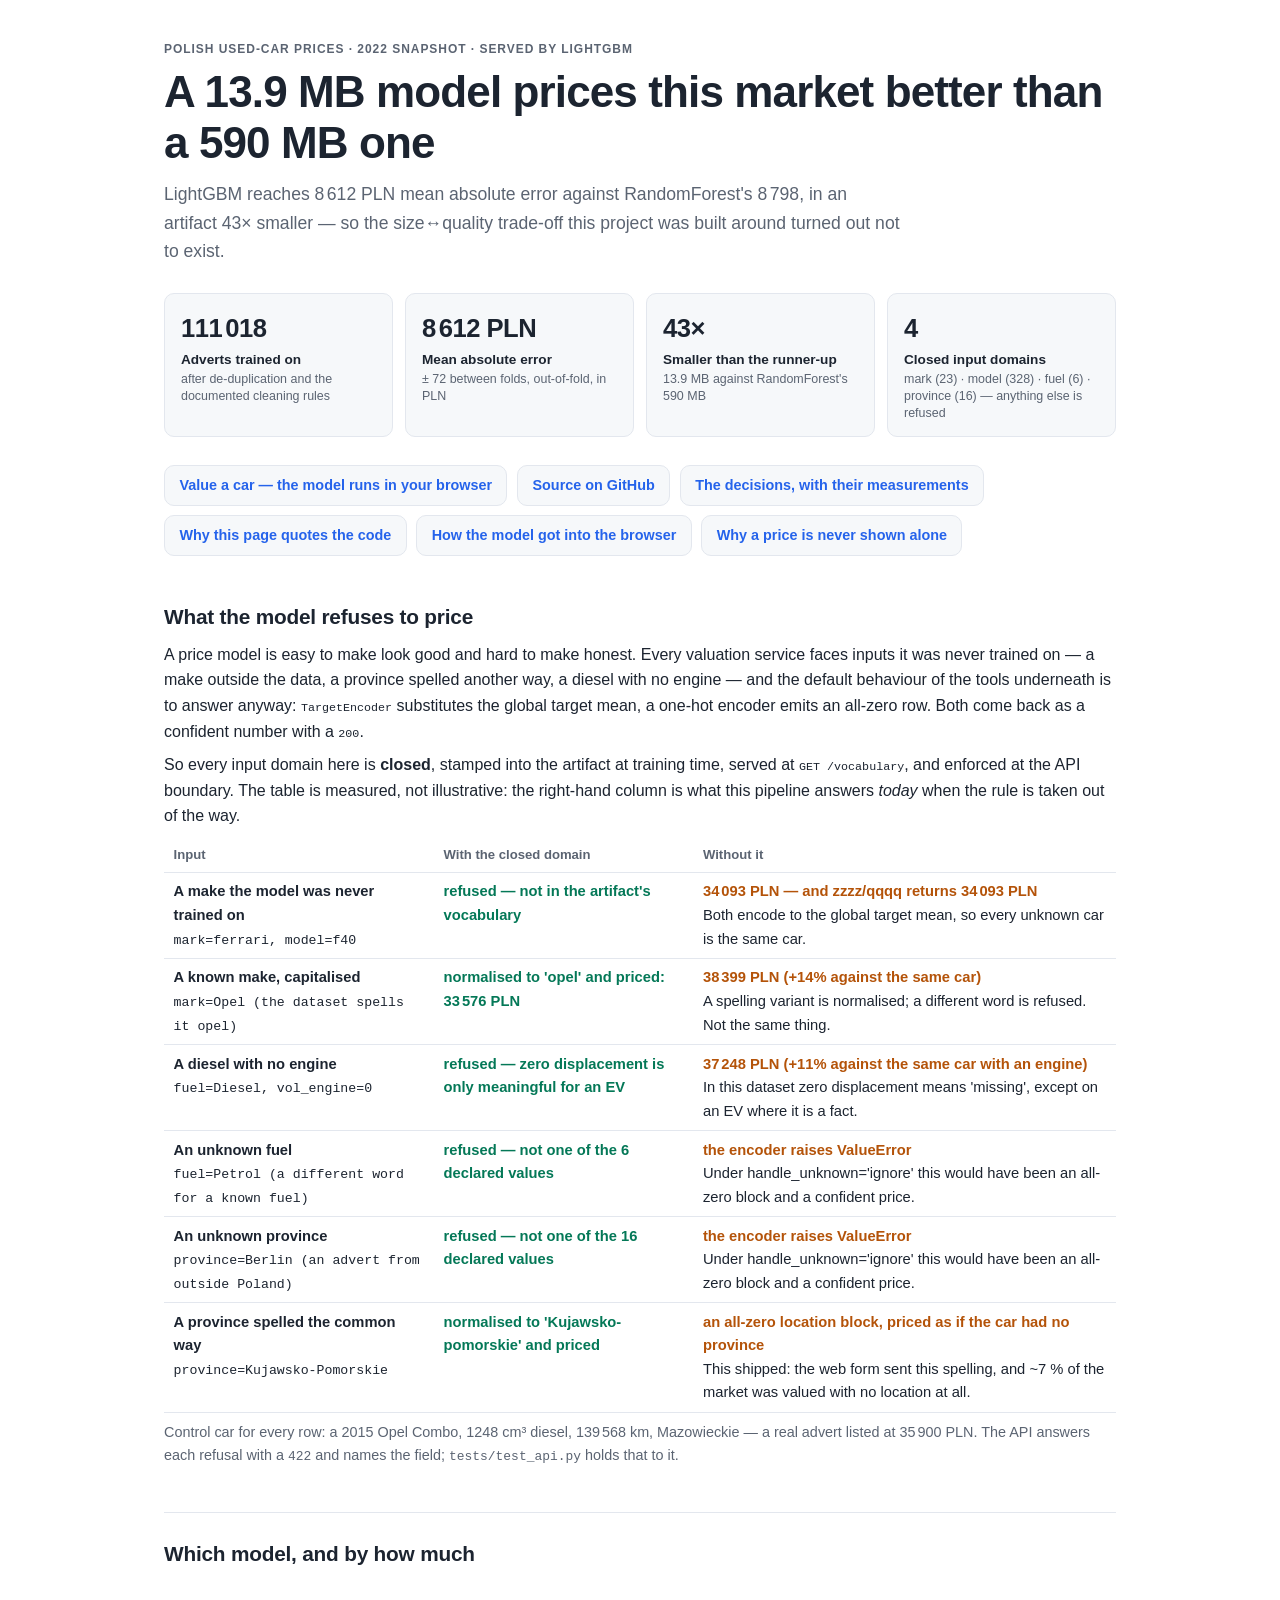
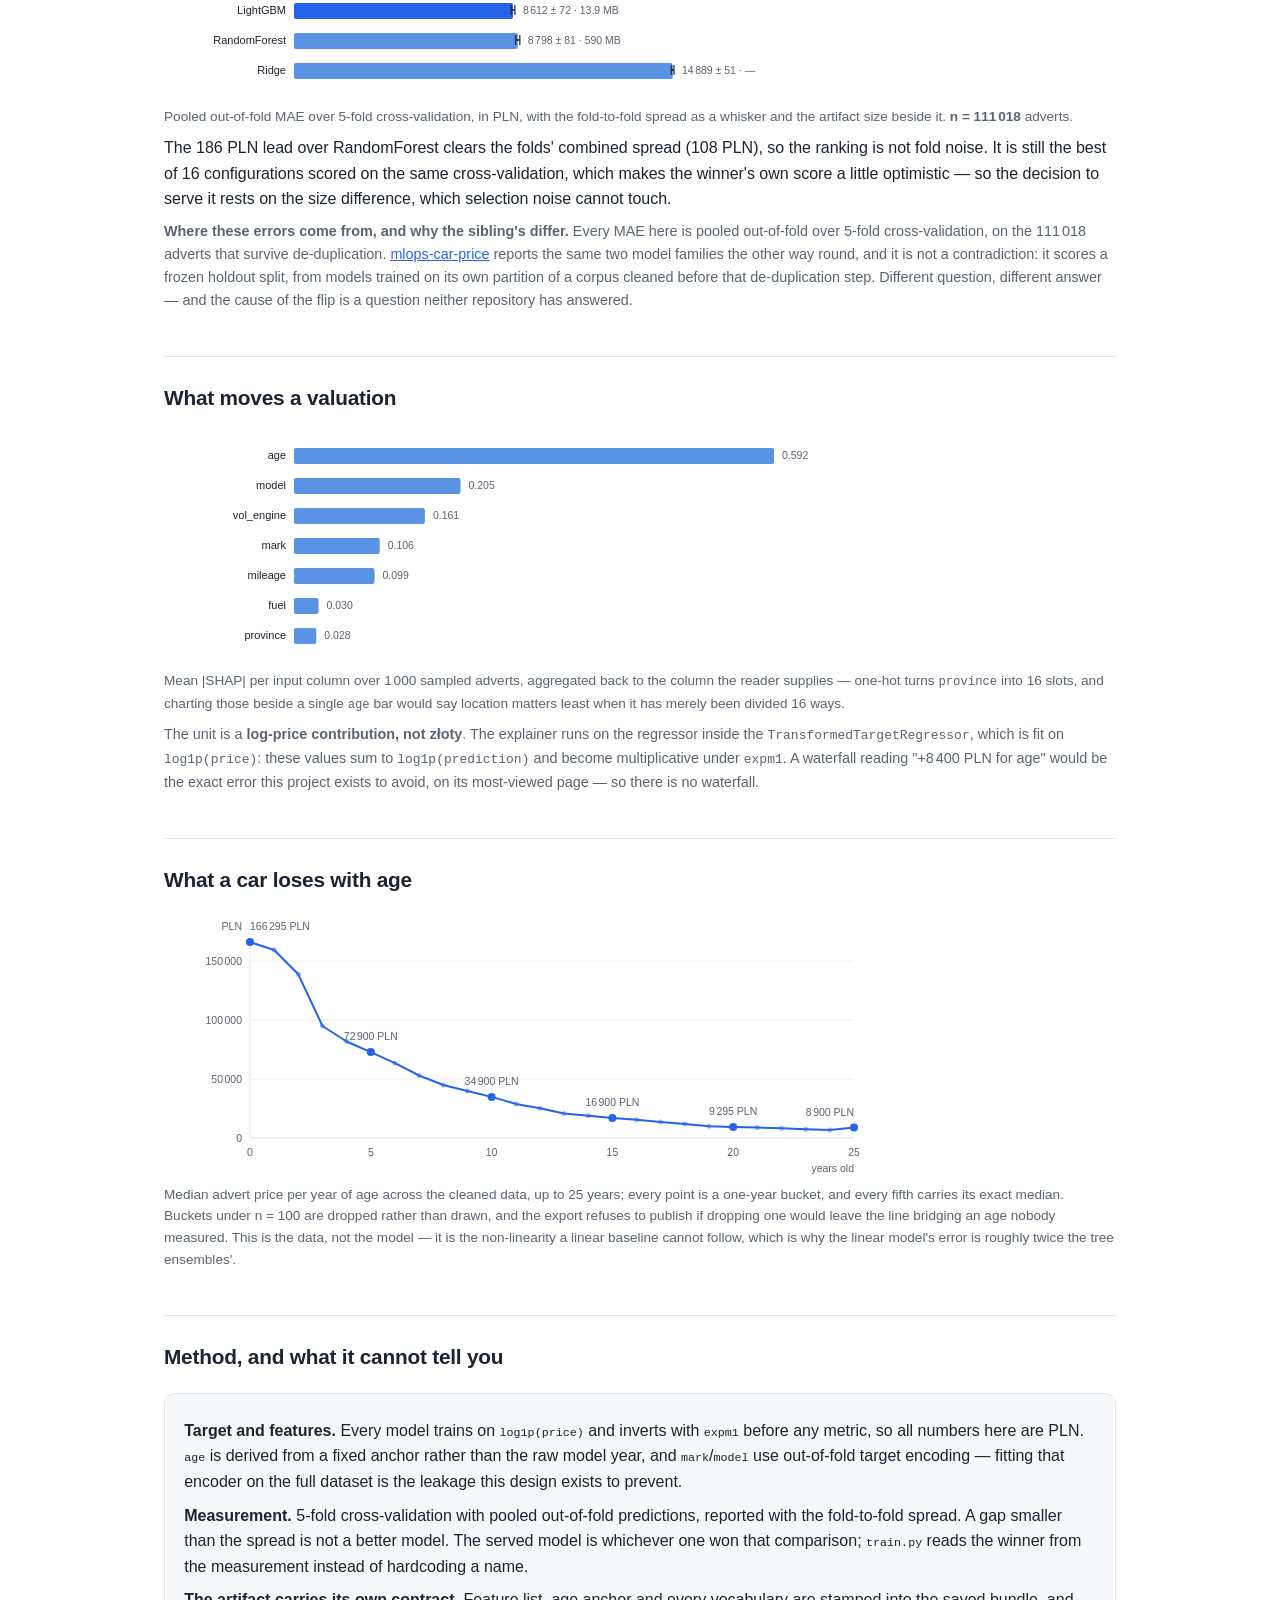
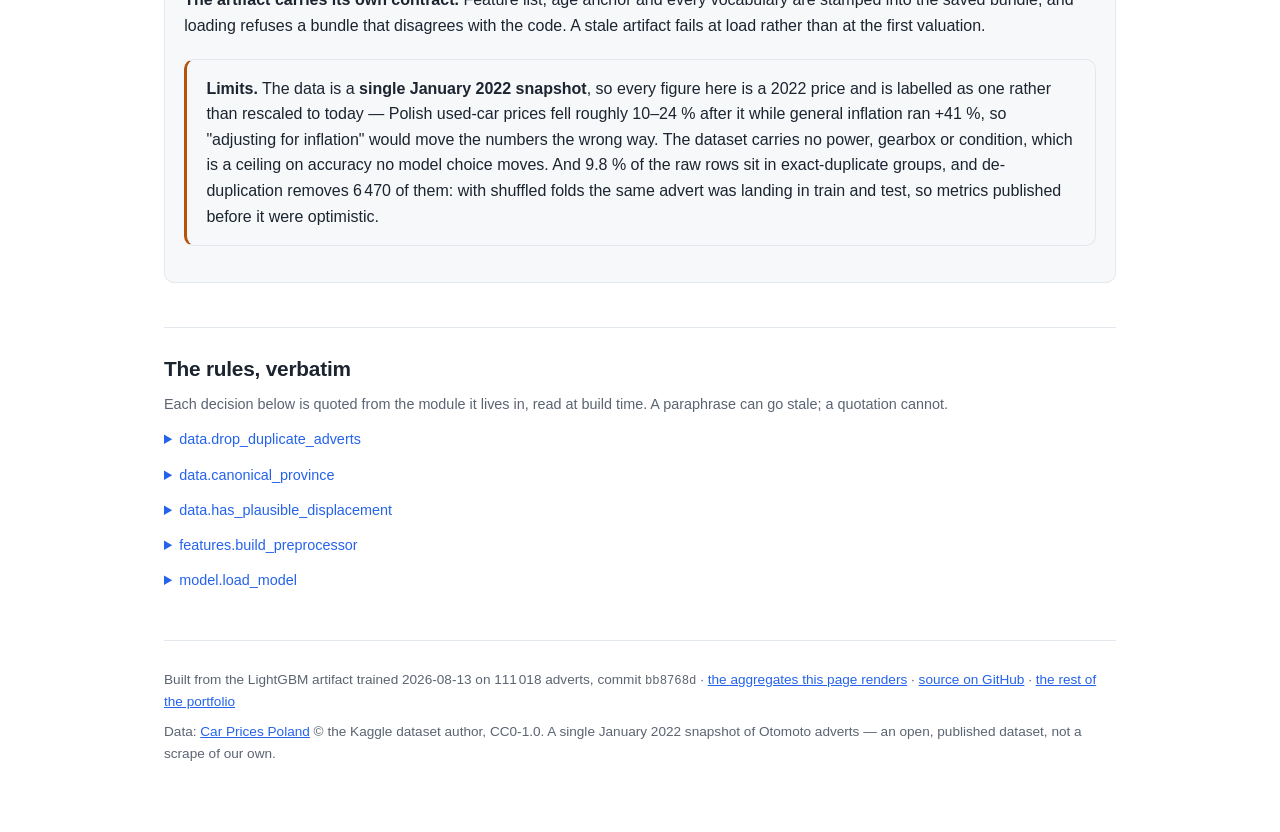
<file: docs/index.html>
<!doctype html>
<html lang="en">
<head>
<meta charset="utf-8">
<meta name="viewport" content="width=device-width, initial-scale=1">
<title>A 13.9 MB model prices this market better than a 590 MB one — car-price-ml</title>
<meta name="description" content="LightGBM reaches 8 612 PLN mean absolute error against RandomForest&#39;s 8 798, in an artifact 43× smaller — so the size↔quality trade-off this project was built around turned out not to exist.">
<meta property="og:type" content="website">
<meta property="og:title" content="A 13.9 MB model prices this market better than a 590 MB one">
<meta property="og:description" content="LightGBM reaches 8 612 PLN mean absolute error against RandomForest&#39;s 8 798, in an artifact 43× smaller — so the size↔quality trade-off this project was built around turned out not to exist.">
<meta property="og:url" content="https://p0w3r223.github.io/car-price-ml/">
<meta name="twitter:card" content="summary">
<link rel="icon" href="data:image/svg+xml,<svg xmlns=%22http://www.w3.org/2000/svg%22 viewBox=%220 0 16 16%22><text y=%2213%22 font-size=%2213%22>&#128663;</text></svg>">
<style>
/* The palette, and nothing else. Both colour schemes are first-class: dark mode swaps the
   variables rather than restating the design, and the charts inherit them too — which is the
   main reason they are SVG and not the embedded PNGs this page used to carry.

   Kept in its own file because two pages are built from it: the report and the valuation
   form. They used to be two stylesheets with two palettes, so following the report's own
   "Try the valuation form" link landed the reader on a visually different site with no dark
   mode at all.

   The token names are shared with the other projects in this portfolio on purpose — one
   visual system, not five. */
:root {
  color-scheme: light dark;
  --bg: #ffffff;
  --surface: #f6f8fa;
  --border: #e3e7ee;
  /* The control boundary, which SC 1.4.11 asks 3:1 of and --border does not give:
     it measures 1.17:1 here. 3.27:1 on --surface, the binding ground of the two.
     Declared in the shared palette because both pages read it; only the form
     paints with it today. */
  --border-control: #808a9c;
  --text: #1c2430;
  --muted: #5b6472;
  --accent: #2563eb;
  /* 3.12:1 on --bg, which is the ground the charts are painted on; #93c5fd was 1.80:1,
     under the 3:1 a non-text graphic needs. */
  --accent-soft: #5b93e4;
  /* Darker than the obvious #059669, which measures 3.5:1 on --surface — below AA for text
     this size, and it is the label on the one state a reader has to be able to trust. */
  --positive: #047857;
  --warn: #b45309;
  /* Distinct from --warn on purpose: the form has two different bad states, and colouring
     them alike would say a refused input and a heuristic answer are the same kind of event.
     One is the user's to fix, the other is the deployment's. */
  --danger: #b42318;
  --radius: 10px;
}

@media (prefers-color-scheme: dark) {
  :root {
    --bg: #0f1319;
    --surface: #161c25;
    --border: #263041;
    --border-control: #596a89;  /* 3.14:1 on --surface; --border is 1.29:1 */
    --text: #e6eaf2;
    --muted: #98a3b6;
    --accent: #6ea8fe;
    --accent-soft: #4167a6;  /* 3.30:1 on the dark page; #2c4a7c was 2.11:1 */
    --positive: #34d399;
    --warn: #fbbf24;
    --danger: #f87171;
  }
}
/* Everything both published pages share: page frame, typography, cards, footer. The report
   adds charts and tables on top of this; the form adds inputs. Neither restates it. */

* { box-sizing: border-box; }

body {
  font-family: -apple-system, BlinkMacSystemFont, "Segoe UI", Roboto, "Helvetica Neue",
    Arial, sans-serif;
  -webkit-font-smoothing: antialiased;
  max-width: 62rem;
  margin: 0 auto;
  padding: 2.5rem 1.25rem 4rem;
  background: var(--bg);
  color: var(--text);
  line-height: 1.6;
}

a { color: var(--accent); }
a:focus-visible, summary:focus-visible {
  outline: 2px solid var(--accent);
  outline-offset: 3px;
  border-radius: 3px;
}

.eyebrow {
  text-transform: uppercase;
  letter-spacing: 0.08em;
  font-size: 0.75rem;
  font-weight: 600;
  color: var(--muted);
  margin: 0 0 0.5rem;
}

h1 {
  font-size: clamp(1.75rem, 1.2rem + 2.2vw, 2.75rem);
  line-height: 1.15;
  letter-spacing: -0.02em;
  margin: 0 0 0.75rem;
}

h2 {
  font-size: 1.3rem;
  letter-spacing: -0.01em;
  margin: 2.75rem 0 0.35rem;
  padding-top: 1.5rem;
  border-top: 1px solid var(--border);
}

h2:first-of-type { border-top: none; padding-top: 0; }
h3 { font-size: 1rem; margin: 1.5rem 0 0.25rem; }
p { margin: 0.5rem 0; }
.lead { font-size: 1.1rem; color: var(--muted); max-width: 46rem; }
.note { color: var(--muted); font-size: 0.9rem; }

.card {
  background: var(--surface);
  border: 1px solid var(--border);
  border-radius: var(--radius);
  padding: 1rem 1.2rem;
  margin: 1.25rem 0;
}

.card.caution { border-left: 3px solid var(--warn); }

.actions { display: flex; flex-wrap: wrap; gap: 0.6rem; margin: 1.5rem 0; }
.actions a {
  border: 1px solid var(--border);
  border-radius: var(--radius);
  padding: 0.5rem 0.9rem;
  text-decoration: none;
  background: var(--surface);
  font-size: 0.9rem;
  font-weight: 600;
}

code { font-size: 0.9em; }

footer {
  margin-top: 3rem;
  padding-top: 1.25rem;
  border-top: 1px solid var(--border);
  color: var(--muted);
  font-size: 0.85rem;
}

@media print {
  body { max-width: none; }
  details { display: none; }
}
/* The charts, shared by both published pages: the report draws them in Python and the
   valuation form draws its what-if curve in JavaScript, and they must look like one
   system rather than two. Class names are the contract between charts.py and curve.js. */

/* Charts scroll inside their own box; the page itself never scrolls sideways. The min-width
   is what makes that true: with `max-width: 100%` alone an SVG with a viewBox simply scales
   down, so `overflow-x` never fires and a 720 px chart renders at 44 % on a phone — taking
   11 px labels to under 5 px. Below this width the box scrolls instead of shrinking. */
.chart-wrap { overflow-x: auto; }
.chart { min-width: 34rem; max-width: 100%; height: auto; display: block; }
.chart text { font-size: 11px; fill: var(--text); }
.chart .bar-label { fill: var(--text); }
.chart .bar-value, .chart .axis { fill: var(--muted); font-size: 10.5px; }
.chart .bar { fill: var(--accent-soft); }
.chart .bar.served { fill: var(--accent); }
/* The fold-to-fold spread, drawn across the bar end. Deliberately the text colour rather
   than the bar's: it is a statement about the bar, not a part of it. */
.chart .spread { stroke: var(--text); stroke-width: 2; opacity: 0.8; }
.chart .spread-cap { stroke: var(--text); stroke-width: 1.5; opacity: 0.8; }
.chart .series {
  fill: none;
  stroke: var(--accent);
  stroke-width: 2;
  stroke-linejoin: round;
  stroke-linecap: round;
}
.chart .series-dot { fill: var(--accent); }
/* Points that only shape the line, next to the ones that carry a printed value. */
.chart .series-dot.minor { fill: var(--accent); opacity: 0.45; }
.chart .axis-line { stroke: var(--border); stroke-width: 1; }
/* Gridlines are a reading aid, not data: they must stay behind the series in weight as
   well as in paint order. */
.chart .grid { stroke: var(--border); stroke-width: 1; opacity: 0.7; }
/* What only the report page needs: the KPI row, the charts, the tables and the quoted rules.
   Loaded after tokens.css and base.css. */

/* KPI row: the four numbers that frame everything below. */
.kpis {
  display: grid;
  grid-template-columns: repeat(auto-fit, minmax(11rem, 1fr));
  gap: 0.75rem;
  margin: 1.75rem 0;
  padding: 0;
  list-style: none;
}

.kpi {
  background: var(--surface);
  border: 1px solid var(--border);
  border-radius: var(--radius);
  padding: 0.9rem 1rem;
}

.kpi-value { font-size: 1.6rem; font-weight: 700; letter-spacing: -0.02em; }
.kpi-label { font-size: 0.85rem; font-weight: 600; }
.kpi-note { font-size: 0.78rem; color: var(--muted); line-height: 1.35; }

figure { margin: 1rem 0 0; }
figcaption { color: var(--muted); font-size: 0.85rem; margin-top: 0.35rem; }

table { border-collapse: collapse; width: 100%; font-size: 0.92rem; }
th, td {
  text-align: left;
  padding: 0.45rem 0.6rem;
  border-bottom: 1px solid var(--border);
  vertical-align: top;
}
th { font-weight: 600; color: var(--muted); font-size: 0.82rem; }
td.num, th.num { text-align: right; font-variant-numeric: tabular-nums; }
.table-wrap { overflow-x: auto; }
.verdict { color: var(--positive); font-weight: 600; }
.was { color: var(--warn); font-weight: 600; }

details { margin: 0.75rem 0; }
summary { cursor: pointer; font-size: 0.9rem; color: var(--accent); }
pre {
  overflow-x: auto;
  background: var(--surface);
  border: 1px solid var(--border);
  border-radius: var(--radius);
  padding: 0.85rem 1rem;
  font-size: 0.8rem;
  line-height: 1.5;
}

</style>
</head>
<body>

<header>
  <p class="eyebrow">Polish used-car prices · 2022 snapshot · served by LightGBM</p>
  <h1>A 13.9 MB model prices this market better than a 590 MB one</h1>
  <p class="lead">LightGBM reaches 8 612 PLN mean absolute error against RandomForest&#39;s 8 798, in an artifact 43× smaller — so the size↔quality trade-off this project was built around turned out not to exist.</p>
</header>

<ul class="kpis">
  <li class="kpi">
    <div class="kpi-value">111 018</div>
    <div class="kpi-label">Adverts trained on</div>
    <div class="kpi-note">after de-duplication and the documented cleaning rules</div>
  </li>
  <li class="kpi">
    <div class="kpi-value">8 612 PLN</div>
    <div class="kpi-label">Mean absolute error</div>
    <div class="kpi-note">± 72 between folds, out-of-fold, in PLN</div>
  </li>
  <li class="kpi">
    <div class="kpi-value">43×</div>
    <div class="kpi-label">Smaller than the runner-up</div>
    <div class="kpi-note">13.9 MB against RandomForest&#39;s 590 MB</div>
  </li>
  <li class="kpi">
    <div class="kpi-value">4</div>
    <div class="kpi-label">Closed input domains</div>
    <div class="kpi-note">mark (23) · model (328) · fuel (6) · province (16) — anything else is refused</div>
  </li>
</ul>

<p class="actions">
  <a href="app/">Value a car — the model runs in your browser</a>
  <a href="https://github.com/P0w3r223/car-price-ml">Source on GitHub</a>
  <a href="adr/0001_scope-and-site-expansion.md">The decisions, with their measurements</a>
  <a href="adr/0002_site-quotes-the-code.md">Why this page quotes the code</a>
  <a href="adr/0004_the-model-runs-in-the-browser.md">How the model got into the browser</a>
  <a href="adr/0005_a-valuation-with-its-spread.md">Why a price is never shown alone</a>
</p>

<h2>What the model refuses to price</h2>
<p>
  A price model is easy to make look good and hard to make honest. Every valuation service
  faces inputs it was never trained on — a make outside the data, a province spelled another
  way, a diesel with no engine — and the default behaviour of the tools underneath is to
  answer anyway: <code>TargetEncoder</code> substitutes the global target mean, a one-hot
  encoder emits an all-zero row. Both come back as a confident number with a
  <code>200</code>.
</p>
<p>
  So every input domain here is <strong>closed</strong>, stamped into the artifact at
  training time, served at <code>GET /vocabulary</code>, and enforced at the API boundary.
  The table is measured, not illustrative: the right-hand column is what this pipeline
  answers <em>today</em> when the rule is taken out of the way.
</p>
<div class="table-wrap">
<table>
  <thead>
    <tr>
      <th>Input</th>
      <th>With the closed domain</th>
      <th>Without it</th>
    </tr>
  </thead>
  <tbody>
    <tr>
      <td><strong>A make the model was never trained on</strong><br><code>mark=ferrari, model=f40</code></td>
      <td><span class="verdict">refused — not in the artifact&#39;s vocabulary</span></td>
      <td><span class="was">34 093 PLN — and zzzz/qqqq returns 34 093 PLN</span><br>Both encode to the global target mean, so every unknown car is the same car.</td>
    </tr>
    <tr>
      <td><strong>A known make, capitalised</strong><br><code>mark=Opel (the dataset spells it opel)</code></td>
      <td><span class="verdict">normalised to &#39;opel&#39; and priced: 33 576 PLN</span></td>
      <td><span class="was">38 399 PLN (+14% against the same car)</span><br>A spelling variant is normalised; a different word is refused. Not the same thing.</td>
    </tr>
    <tr>
      <td><strong>A diesel with no engine</strong><br><code>fuel=Diesel, vol_engine=0</code></td>
      <td><span class="verdict">refused — zero displacement is only meaningful for an EV</span></td>
      <td><span class="was">37 248 PLN (+11% against the same car with an engine)</span><br>In this dataset zero displacement means &#39;missing&#39;, except on an EV where it is a fact.</td>
    </tr>
    <tr>
      <td><strong>An unknown fuel</strong><br><code>fuel=Petrol (a different word for a known fuel)</code></td>
      <td><span class="verdict">refused — not one of the 6 declared values</span></td>
      <td><span class="was">the encoder raises ValueError</span><br>Under handle_unknown=&#39;ignore&#39; this would have been an all-zero block and a confident price.</td>
    </tr>
    <tr>
      <td><strong>An unknown province</strong><br><code>province=Berlin (an advert from outside Poland)</code></td>
      <td><span class="verdict">refused — not one of the 16 declared values</span></td>
      <td><span class="was">the encoder raises ValueError</span><br>Under handle_unknown=&#39;ignore&#39; this would have been an all-zero block and a confident price.</td>
    </tr>
    <tr>
      <td><strong>A province spelled the common way</strong><br><code>province=Kujawsko-Pomorskie</code></td>
      <td><span class="verdict">normalised to &#39;Kujawsko-pomorskie&#39; and priced</span></td>
      <td><span class="was">an all-zero location block, priced as if the car had no province</span><br>This shipped: the web form sent this spelling, and ~7 % of the market was valued with no location at all.</td>
    </tr>
  </tbody>
</table>
</div>
<p class="note">
  Control car for every row: a 2015 Opel Combo,
  1248 cm³ diesel, 139 568 km,
  Mazowieckie — a real advert listed at 35 900 PLN. The API answers each
  refusal with a <code>422</code> and names the field; <code>tests/test_api.py</code> holds
  that to it.
</p>

<h2>Which model, and by how much</h2>
<figure>
  <div class="chart-wrap"><svg class="chart" viewBox="0 0 720 114" width="720" height="114" role="img" aria-label="Cross-validated error by model (PLN)" xmlns="http://www.w3.org/2000/svg"><title>Cross-validated error by model (PLN)</title><text class="bar-label" x="122" y="28.0" text-anchor="end">LightGBM</text><rect class="bar served" x="130" y="17" width="219.0" height="16" rx="2"></rect><line class="spread" x1="347.2" x2="350.9" y1="24.0" y2="24.0"></line><line class="spread-cap" x1="347.2" x2="347.2" y1="19.0" y2="29.0"></line><line class="spread-cap" x1="350.9" x2="350.9" y1="19.0" y2="29.0"></line><text class="bar-value" x="358.9" y="28.0">8 612 ± 72 · 13.9 MB</text><text class="bar-label" x="122" y="58.0" text-anchor="end">RandomForest</text><rect class="bar" x="130" y="47" width="223.8" height="16" rx="2"></rect><line class="spread" x1="351.7" x2="355.8" y1="54.0" y2="54.0"></line><line class="spread-cap" x1="351.7" x2="351.7" y1="49.0" y2="59.0"></line><line class="spread-cap" x1="355.8" x2="355.8" y1="49.0" y2="59.0"></line><text class="bar-value" x="363.8" y="58.0">8 798 ± 81 · 590 MB</text><text class="bar-label" x="122" y="88.0" text-anchor="end">Ridge</text><rect class="bar" x="130" y="77" width="378.7" height="16" rx="2"></rect><line class="spread" x1="507.4" x2="510.0" y1="84.0" y2="84.0"></line><line class="spread-cap" x1="507.4" x2="507.4" y1="79.0" y2="89.0"></line><line class="spread-cap" x1="510.0" x2="510.0" y1="79.0" y2="89.0"></line><text class="bar-value" x="518.0" y="88.0">14 889 ± 51 · —</text></svg></div>
  <figcaption>
    Pooled out-of-fold MAE over 5-fold cross-validation, in PLN, with
    the fold-to-fold spread as a whisker and the artifact size beside it.
    <strong>n = 111 018</strong> adverts.
  </figcaption>
</figure>
<p>The 186 PLN lead over RandomForest clears the folds&#39; combined spread (108 PLN), so the ranking is not fold noise. It is still the best of 16 configurations scored on the same cross-validation, which makes the winner&#39;s own score a little optimistic — so the decision to serve it rests on the size difference, which selection noise cannot touch.</p>
<p class="note">
  <strong>Where these errors come from, and why the sibling's differ.</strong> Every MAE here is
  pooled out-of-fold over 5-fold cross-validation, on the
  111 018 adverts that survive de-duplication.
  <a href="https://github.com/P0w3r223/mlops-car-price">mlops-car-price</a> reports the same
  two model families the other way round, and it is not a contradiction: it scores a frozen
  holdout split, from models trained on its own partition of a corpus cleaned before that
  de-duplication step. Different question, different answer — and the cause of the flip is a
  question neither repository has answered.
</p>

<h2>What moves a valuation</h2>
<figure>
  <div class="chart-wrap"><svg class="chart" viewBox="0 0 720 234" width="720" height="234" role="img" aria-label="What moves a valuation (mean |SHAP|, log-price)" xmlns="http://www.w3.org/2000/svg"><title>What moves a valuation (mean |SHAP|, log-price)</title><text class="bar-label" x="122" y="28.0" text-anchor="end">age</text><rect class="bar" x="130" y="17" width="480.0" height="16" rx="2"></rect><text class="bar-value" x="618.0" y="28.0">0.592</text><text class="bar-label" x="122" y="58.0" text-anchor="end">model</text><rect class="bar" x="130" y="47" width="166.5" height="16" rx="2"></rect><text class="bar-value" x="304.5" y="58.0">0.205</text><text class="bar-label" x="122" y="88.0" text-anchor="end">vol_engine</text><rect class="bar" x="130" y="77" width="130.9" height="16" rx="2"></rect><text class="bar-value" x="268.9" y="88.0">0.161</text><text class="bar-label" x="122" y="118.0" text-anchor="end">mark</text><rect class="bar" x="130" y="107" width="85.7" height="16" rx="2"></rect><text class="bar-value" x="223.7" y="118.0">0.106</text><text class="bar-label" x="122" y="148.0" text-anchor="end">mileage</text><rect class="bar" x="130" y="137" width="80.5" height="16" rx="2"></rect><text class="bar-value" x="218.5" y="148.0">0.099</text><text class="bar-label" x="122" y="178.0" text-anchor="end">fuel</text><rect class="bar" x="130" y="167" width="24.5" height="16" rx="2"></rect><text class="bar-value" x="162.5" y="178.0">0.030</text><text class="bar-label" x="122" y="208.0" text-anchor="end">province</text><rect class="bar" x="130" y="197" width="22.3" height="16" rx="2"></rect><text class="bar-value" x="160.3" y="208.0">0.028</text></svg></div>
  <figcaption>
    Mean |SHAP| per input column over 1 000 sampled adverts,
    aggregated back to the column the reader supplies — one-hot turns
    <code>province</code> into 16 slots, and charting those beside a
    single <code>age</code> bar would say location matters least when it has merely been
    divided 16 ways.
  </figcaption>
</figure>
<p class="note">
  The unit is a <strong>log-price contribution, not złoty</strong>. The explainer runs on the
  regressor inside the <code>TransformedTargetRegressor</code>, which is fit on
  <code>log1p(price)</code>: these values sum to <code>log1p(prediction)</code> and become
  multiplicative under <code>expm1</code>. A waterfall reading "+8 400 PLN for age" would be
  the exact error this project exists to avoid, on its most-viewed page — so there is no
  waterfall.
</p>

<h2>What a car loses with age</h2>
<figure>
  <div class="chart-wrap"><svg class="chart" viewBox="0 0 720 266" width="720" height="266" role="img" aria-label="Median advert price by age" xmlns="http://www.w3.org/2000/svg"><title>Median advert price by age</title><text class="axis" x="78" y="18" text-anchor="end">PLN</text><line class="grid" x1="86" x2="690" y1="226.0" y2="226.0"></line><text class="axis" x="78" y="230.0" text-anchor="end">0</text><line class="grid" x1="86" x2="690" y1="167.1" y2="167.1"></line><text class="axis" x="78" y="171.1" text-anchor="end">50 000</text><line class="grid" x1="86" x2="690" y1="108.1" y2="108.1"></line><text class="axis" x="78" y="112.1" text-anchor="end">100 000</text><line class="grid" x1="86" x2="690" y1="49.2" y2="49.2"></line><text class="axis" x="78" y="53.2" text-anchor="end">150 000</text><line class="axis-line" x1="86" x2="690" y1="226" y2="226"></line><line class="axis-line" x1="86" x2="86" y1="30" y2="226"></line><polyline class="series" points="86.0,30.0 110.2,38.0 134.3,62.3 158.5,114.0 182.6,129.5 206.8,140.1 231.0,151.2 255.1,163.5 279.3,173.0 303.4,179.0 327.6,184.9 351.8,191.9 375.9,196.2 400.1,201.4 424.2,203.7 448.4,206.1 472.6,207.7 496.7,209.9 520.9,212.0 545.0,214.2 569.2,215.0 593.4,215.5 617.5,216.2 641.7,217.2 665.8,217.9 690.0,215.5"></polyline><circle class="series-dot" cx="86.0" cy="30.0" r="4"></circle><circle class="series-dot minor" cx="110.2" cy="38.0" r="2.5"></circle><circle class="series-dot minor" cx="134.3" cy="62.3" r="2.5"></circle><circle class="series-dot minor" cx="158.5" cy="114.0" r="2.5"></circle><circle class="series-dot minor" cx="182.6" cy="129.5" r="2.5"></circle><circle class="series-dot" cx="206.8" cy="140.1" r="4"></circle><circle class="series-dot minor" cx="231.0" cy="151.2" r="2.5"></circle><circle class="series-dot minor" cx="255.1" cy="163.5" r="2.5"></circle><circle class="series-dot minor" cx="279.3" cy="173.0" r="2.5"></circle><circle class="series-dot minor" cx="303.4" cy="179.0" r="2.5"></circle><circle class="series-dot" cx="327.6" cy="184.9" r="4"></circle><circle class="series-dot minor" cx="351.8" cy="191.9" r="2.5"></circle><circle class="series-dot minor" cx="375.9" cy="196.2" r="2.5"></circle><circle class="series-dot minor" cx="400.1" cy="201.4" r="2.5"></circle><circle class="series-dot minor" cx="424.2" cy="203.7" r="2.5"></circle><circle class="series-dot" cx="448.4" cy="206.1" r="4"></circle><circle class="series-dot minor" cx="472.6" cy="207.7" r="2.5"></circle><circle class="series-dot minor" cx="496.7" cy="209.9" r="2.5"></circle><circle class="series-dot minor" cx="520.9" cy="212.0" r="2.5"></circle><circle class="series-dot minor" cx="545.0" cy="214.2" r="2.5"></circle><circle class="series-dot" cx="569.2" cy="215.0" r="4"></circle><circle class="series-dot minor" cx="593.4" cy="215.5" r="2.5"></circle><circle class="series-dot minor" cx="617.5" cy="216.2" r="2.5"></circle><circle class="series-dot minor" cx="641.7" cy="217.2" r="2.5"></circle><circle class="series-dot minor" cx="665.8" cy="217.9" r="2.5"></circle><circle class="series-dot" cx="690.0" cy="215.5" r="4"></circle><text class="bar-value" x="86.0" y="18.0" text-anchor="start">166 295 PLN</text><text class="axis" x="86.0" y="244.0" text-anchor="middle">0</text><text class="bar-value" x="206.8" y="128.1" text-anchor="middle">72 900 PLN</text><text class="axis" x="206.8" y="244.0" text-anchor="middle">5</text><text class="bar-value" x="327.6" y="172.9" text-anchor="middle">34 900 PLN</text><text class="axis" x="327.6" y="244.0" text-anchor="middle">10</text><text class="bar-value" x="448.4" y="194.1" text-anchor="middle">16 900 PLN</text><text class="axis" x="448.4" y="244.0" text-anchor="middle">15</text><text class="bar-value" x="569.2" y="203.0" text-anchor="middle">9 295 PLN</text><text class="axis" x="569.2" y="244.0" text-anchor="middle">20</text><text class="bar-value" x="690.0" y="203.5" text-anchor="end">8 900 PLN</text><text class="axis" x="690.0" y="244.0" text-anchor="middle">25</text><text class="axis" x="690" y="260" text-anchor="end">years old</text></svg></div>
  <figcaption>
    Median advert price per year of age across the cleaned data, up to
    25 years; every point is a one-year bucket, and every fifth carries its
    exact median. Buckets under n = 100 are dropped rather than
    drawn, and the export refuses to publish if dropping one would leave the line bridging an
    age nobody measured. This is the data, not the model — it is the non-linearity a linear
    baseline cannot follow, which is why the linear model's error is roughly twice the tree
    ensembles'.
  </figcaption>
</figure>

<h2>Method, and what it cannot tell you</h2>
<div class="card">
  <p>
    <strong>Target and features.</strong> Every model trains on <code>log1p(price)</code> and
    inverts with <code>expm1</code> before any metric, so all numbers here are PLN.
    <code>age</code> is derived from a fixed anchor rather than the raw model year, and
    <code>mark</code>/<code>model</code> use out-of-fold target encoding — fitting that
    encoder on the full dataset is the leakage this design exists to prevent.
  </p>
  <p>
    <strong>Measurement.</strong> 5-fold cross-validation with pooled
    out-of-fold predictions, reported with the fold-to-fold spread. A gap smaller than the
    spread is not a better model. The served model is whichever one won that comparison;
    <code>train.py</code> reads the winner from the measurement instead of hardcoding a name.
  </p>
  <p>
    <strong>The artifact carries its own contract.</strong> Feature list, age anchor and every
    vocabulary are stamped into the saved bundle, and loading refuses a bundle that disagrees
    with the code. A stale artifact fails at load rather than at the first valuation.
  </p>
  <p class="card caution">
    <strong>Limits.</strong> The data is a <strong>single January
    2022 snapshot</strong>, so every figure here is a
    2022 price and is labelled as one rather than rescaled to today —
    Polish used-car prices fell roughly 10–24 % after it while general inflation ran +41 %, so
    "adjusting for inflation" would move the numbers the wrong way. The dataset carries no
    power, gearbox or condition, which is a ceiling on accuracy no model choice moves. And
    9.8 % of the raw rows sit in exact-duplicate groups, and de-duplication removes 6 470 of
    them: with shuffled folds the same advert was landing in train and test, so metrics
    published before it were optimistic.
  </p>
</div>

<h2>The rules, verbatim</h2>
<p class="note">
  Each decision below is quoted from the module it lives in, read at build time. A paraphrase
  can go stale; a quotation cannot.
</p>
<details>
  <summary>data.drop_duplicate_adverts</summary>
  <pre><code>def drop_duplicate_adverts(df: pd.DataFrame) -&gt; pd.DataFrame:
    &#34;&#34;&#34;Drop repeated adverts, keeping one row per distinct advert.

    9.8 % of the raw rows sit in exact-duplicate groups — 31 groups hold 22 identical
    copies — consistent with a concatenation of per-model scrapes where some models were
    ingested twice. With shuffled k-fold, identical adverts land in both the training and
    the test fold, so every metric is optimistic. The inflation is not uniform across
    models either: measured on this dataset, duplicates flatter RandomForest by 256 PLN of
    MAE (``min_samples_leaf=3`` can form a pure leaf on three copies of one advert) against
    LightGBM&#39;s 19 PLN, which is enough to distort a comparison between them.

    Comparison is on the advert&#39;s own attributes; ``age`` is derived, so it is excluded.
    The key is raw-row equality rather than equality over the modelled features: two adverts
    differing only in `city` or `generation_name` are treated as two adverts, which leaves
    ~0.9 % of rows still identical in feature space. That residual is deliberate — collapsing
    it would discard genuine repeated listings of similar cars, which is signal about how
    common such a car is.
    &#34;&#34;&#34;
    subset = [c for c in df.columns if c != &#34;age&#34;]
    return df.drop_duplicates(subset=subset).reset_index(drop=True)
</code></pre>
</details>
<details>
  <summary>data.canonical_province</summary>
  <pre><code>def canonical_province(value: object) -&gt; str | None:
    &#34;&#34;&#34;Return the canonical spelling of a province, or ``None`` if it is not a Polish one.

    ``None`` covers everything outside the domain: foreign regions present in the raw data,
    missing values, and non-string input.
    &#34;&#34;&#34;
    if not isinstance(value, str):
        return None
    return _PROVINCE_BY_KEY.get(_fold(value))
</code></pre>
</details>
<details>
  <summary>data.has_plausible_displacement</summary>
  <pre><code>def has_plausible_displacement(fuel: object, vol_engine: float) -&gt; bool:
    &#34;&#34;&#34;Zero displacement is a fact for an EV and a missing value for anything that burns fuel.

    The single statement of this rule. Training drops the rows that fail it and the API
    refuses the requests that fail it — stated once because the two enforcing it live in
    different modules, and a rule applied on only one side is worse than no rule: the model
    then has no combustion-with-zero-displacement example to reason from, yet still answers.
    &#34;&#34;&#34;
    return vol_engine &gt; 0 or fuel == config.ELECTRIC_FUEL
</code></pre>
</details>
<details>
  <summary>features.build_preprocessor</summary>
  <pre><code>def build_preprocessor(random_state: int = config.RANDOM_STATE) -&gt; ColumnTransformer:
    &#34;&#34;&#34;Column transformer: OOF target encoding + one-hot + passthrough numerics.

    ``TargetEncoder`` performs internal cross-fitting; pandas output preserves feature
    names downstream (for SHAP and to satisfy LightGBM).

    The cross-fitting splitter is passed explicitly **with a seed**. Handing ``cv`` a
    plain integer lets the encoder shuffle the folds from an unseeded RNG, so two fits on
    identical data return different encodings — and every metric downstream inherits that
    wobble even when the estimator itself is fully seeded. Measured on the full dataset,
    the spread was tens of złoty of MAE: small, but the same order as a real model
    improvement, which is exactly the size that misleads a comparison.
    &#34;&#34;&#34;
    preprocessor = ColumnTransformer(
        transformers=[
            (
                &#34;target_enc&#34;,
                TargetEncoder(
                    target_type=&#34;continuous&#34;,
                    cv=KFold(n_splits=config.CV_FOLDS, shuffle=True, random_state=random_state),
                ),
                list(config.HIGH_CARD_CATEGORICAL),
            ),
            (
                &#34;onehot&#34;,
                # The category domains are declared, not learned. Learned domains depend on
                # what a given training sample happened to contain, so a fold missing a rare
                # fuel would produce a different feature space — and the serving pipeline
                # would inherit whichever one the final fit saw. Declaring them keeps the
                # columns identical across folds, runs and the API.
                #
                # &#34;error&#34;, not &#34;ignore&#34;: an out-of-domain category under &#34;ignore&#34; becomes an
                # all-zero block — a combination that occurs in no training row, so the trees
                # extrapolate off-manifold and return a confident number with no signal that
                # anything was dropped. That is the exact failure this vocabulary work exists
                # to close, and it must not stay open for the next dataset that spells a fuel
                # differently. Callers reach the model through `data.clean` (which closes the
                # province domain) or the API (which validates both), so a raised error here
                # means genuinely unseen input, not routine traffic.
                OneHotEncoder(
                    categories=[
                        _ONEHOT_CATEGORIES[name] for name in config.LOW_CARD_CATEGORICAL
                    ],
                    handle_unknown=&#34;error&#34;,
                    sparse_output=False,
                ),
                list(config.LOW_CARD_CATEGORICAL),
            ),
            (&#34;num&#34;, &#34;passthrough&#34;, list(config.NUMERIC_FEATURES)),
        ]
    )
    preprocessor.set_output(transform=&#34;pandas&#34;)
    return preprocessor
</code></pre>
</details>
<details>
  <summary>model.load_model</summary>
  <pre><code>def load_model(models_dir: Path = config.MODELS_DIR) -&gt; dict:
    &#34;&#34;&#34;Load the persisted model bundle, refusing one that was fit on a different feature set.

    Uses joblib (pickle) — only load model files you produced/trust; the served artifact
    ships inside the Docker image, so its provenance is controlled.

    The feature check exists because the failure it prevents is silent: the API builds its
    input row from a hardcoded column list, so an artifact trained on a different set would
    keep returning confident numbers computed from the wrong columns. A stale artifact must
    fail at load, not at the first valuation.
    &#34;&#34;&#34;
    path = models_dir / MODEL_FILENAME
    if not path.exists():
        raise FileNotFoundError(f&#34;No saved model at {path} — train first&#34;)

    bundle = joblib.load(path)
    saved = bundle.get(&#34;metadata&#34;, {}).get(&#34;features&#34;)
    expected = list(features.FEATURE_COLUMNS)
    if saved is None:
        raise ValueError(
            f&#34;{path} carries no feature spec — it predates the check and cannot be &#34;
            f&#34;verified against the current one ({expected}). Retrain.&#34;
        )
    if list(saved) != expected:
        raise ValueError(
            f&#34;{path} was fit on {list(saved)}, but the code expects {expected}. Retrain.&#34;
        )

    # The anchor belongs to the inference contract as much as the column list does: the API
    # derives `age = REFERENCE_YEAR - year`, so serving an artifact trained against a
    # different anchor shifts every age by the difference — quietly, and in a direction the
    # metrics never see.
    saved_year = bundle.get(&#34;metadata&#34;, {}).get(&#34;reference_year&#34;)
    if saved_year is None:
        raise ValueError(
            f&#34;{path} carries no age anchor, so it cannot be checked against &#34;
            f&#34;REFERENCE_YEAR={config.REFERENCE_YEAR}. Retrain.&#34;
        )
    if saved_year != config.REFERENCE_YEAR:
        raise ValueError(
            f&#34;{path} was fit with REFERENCE_YEAR={saved_year}, but the code uses &#34;
            f&#34;{config.REFERENCE_YEAR} — every derived age would be off by &#34;
            f&#34;{abs(saved_year - config.REFERENCE_YEAR)} years. Retrain.&#34;
        )

    # The declared one-hot domains are part of the artifact too. Widening `config.PROVINCES`
    # without retraining would leave the API validator accepting a province the pickled
    # encoder then refuses — a 500 at valuation time instead of a clear message at load.
    saved_vocabulary = bundle.get(&#34;metadata&#34;, {}).get(&#34;vocabulary&#34;, {})
    declared_domains = {&#34;fuel&#34;: list(config.KNOWN_FUELS), &#34;province&#34;: list(config.PROVINCES)}
    for column in (*config.HIGH_CARD_CATEGORICAL, *config.LOW_CARD_CATEGORICAL):
        stamped = saved_vocabulary.get(column)
        # Mandatory, like the two checks above. The serving path refuses an unknown make by
        # consulting this list, so an artifact without it would let that guard pass silently
        # — the failure mode being guarded against, reintroduced by an optional check.
        if not stamped:
            raise ValueError(f&#34;{path} carries no {column} vocabulary. Retrain.&#34;)
        declared = declared_domains.get(column)
        if declared is not None and sorted(stamped) != sorted(declared):
            raise ValueError(
                f&#34;{path} was fit with {column} domain {sorted(stamped)}, but the code &#34;
                f&#34;declares {sorted(declared)}. Retrain.&#34;
            )
    return bundle
</code></pre>
</details>

<footer>
  <p>
    Built from the LightGBM artifact trained
    <time datetime="2026-08-13">2026-08-13</time> on
    111 018 adverts, commit
    <code>bb8768d</code> ·
    <a href="data/metrics.json">the aggregates this page renders</a> ·
    <a href="https://github.com/P0w3r223/car-price-ml">source on GitHub</a> ·
    <a href="https://github.com/P0w3r223">the rest of the portfolio</a>
  </p>
  <p>
    Data: <a href="https://www.kaggle.com/datasets/aleksandrglotov/car-prices-poland">Car
    Prices Poland</a> © the Kaggle dataset author, CC0-1.0. A single January
    2022 snapshot of Otomoto adverts — an open, published dataset, not
    a scrape of our own.
  </p>
</footer>

</body>
</html>
</file>
